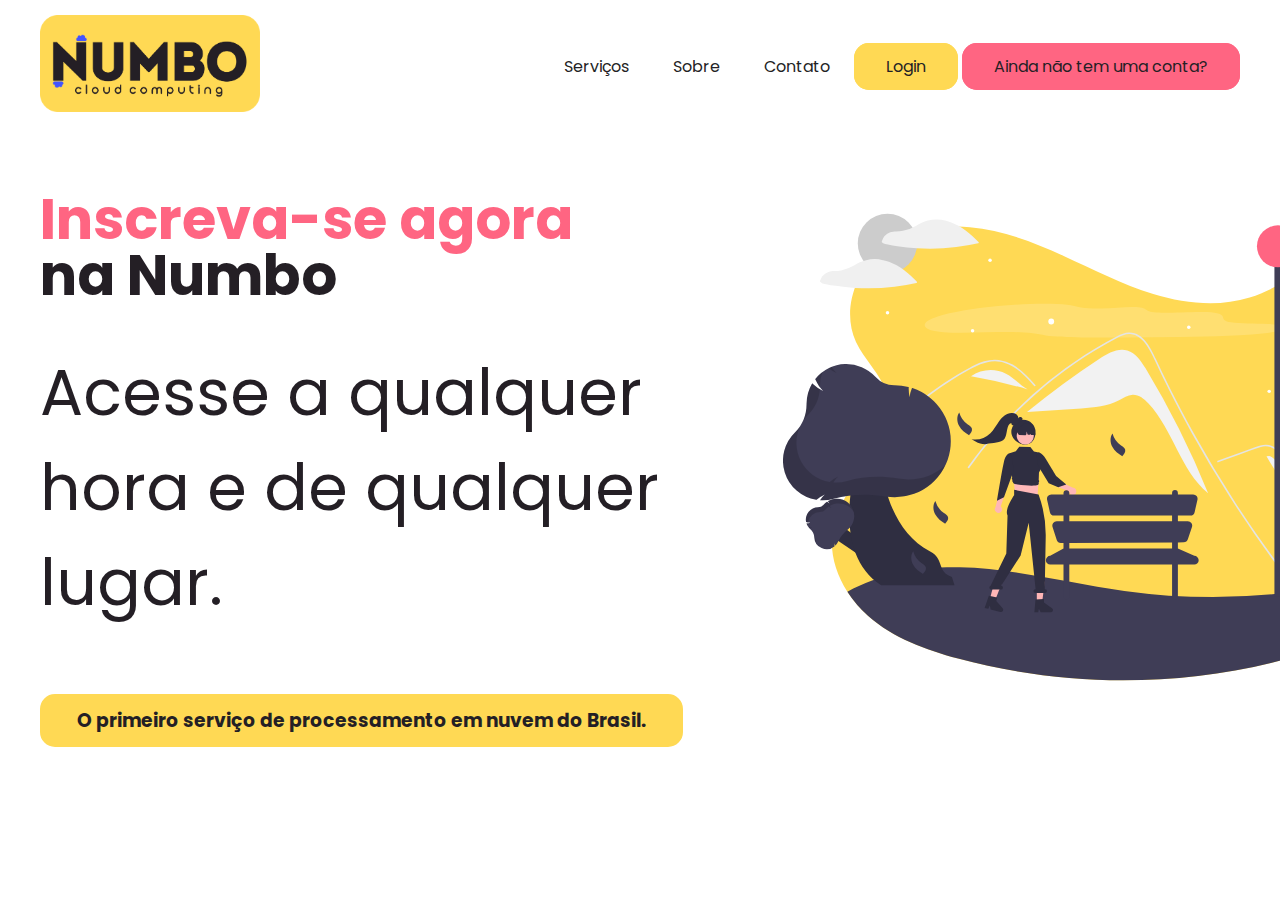
<file: index.html>
<!DOCTYPE html>
<html lang="pt-BR">
<head>
    <meta charset="UTF-8">
    <meta http-equiv="X-UA-Compatible" content="IE=edge">
    <meta name="viewport" content="width=device-width, initial-scale=1.0">
    <link href="style.css" rel="stylesheet">
    <link href="nav.css" rel="stylesheet">
    <link href="media.css" rel="stylesheet">
    <title>HOME | NUMBO</title>
    <style>

    body{
        background-color: white;
    }
    h2{
        font-size: 56px;
        line-height: 10px;
        font-family: 'Poppins', Bold, sans-serif;
        color: #241f25;
    }

    p{
        color: #241f25;
    }

    h3{
        color: #241f25;
    }
    .banner{
        width: 120%;
        height: 120%;
        margin-top: -80px;
        margin-left: 100px;
    }
    .quad{
        border: 2px solid #ffd954;
        padding: 10px;
        border-radius: 15px;
        background-color: #ffd954;
        color: #241f25;
        text-align: center;
    }
    .ver{
        color: #ff6582;
    }

    </style>
</head>
<body">
    <header>
        <div id="title">
            <img src="numbopreta.png" width="220px">
        </div>

        <ul>
            <a id="nav" href="service.html"><li>Serviços</li></a>
            <a id="nav" href="sobre.html"><li>Sobre</li></a>
            <a id="nav" href="ctt.html"><li>Contato</li></a>
            <a href="login.html" id="login-btn"><li>Login</li></a>
            <a href="formulario.php" id="cad-btn"><li>Ainda não tem uma conta?</li></a>
        </ul>
    </header>
    <main>
        <aside>
            <h2 class="ver">Inscreva-se agora</h2>
            <h2>na Numbo</h2>
            <p>
                Acesse a qualquer hora e de qualquer lugar.          
            </p>
            <h3 class="quad">O primeiro serviço de processamento em nuvem do Brasil.</h3>
            </aside>
        <article>
            <img class="banner"src="imagem15.svg">
        </article>
    </main>
</body>
</html>
</file>
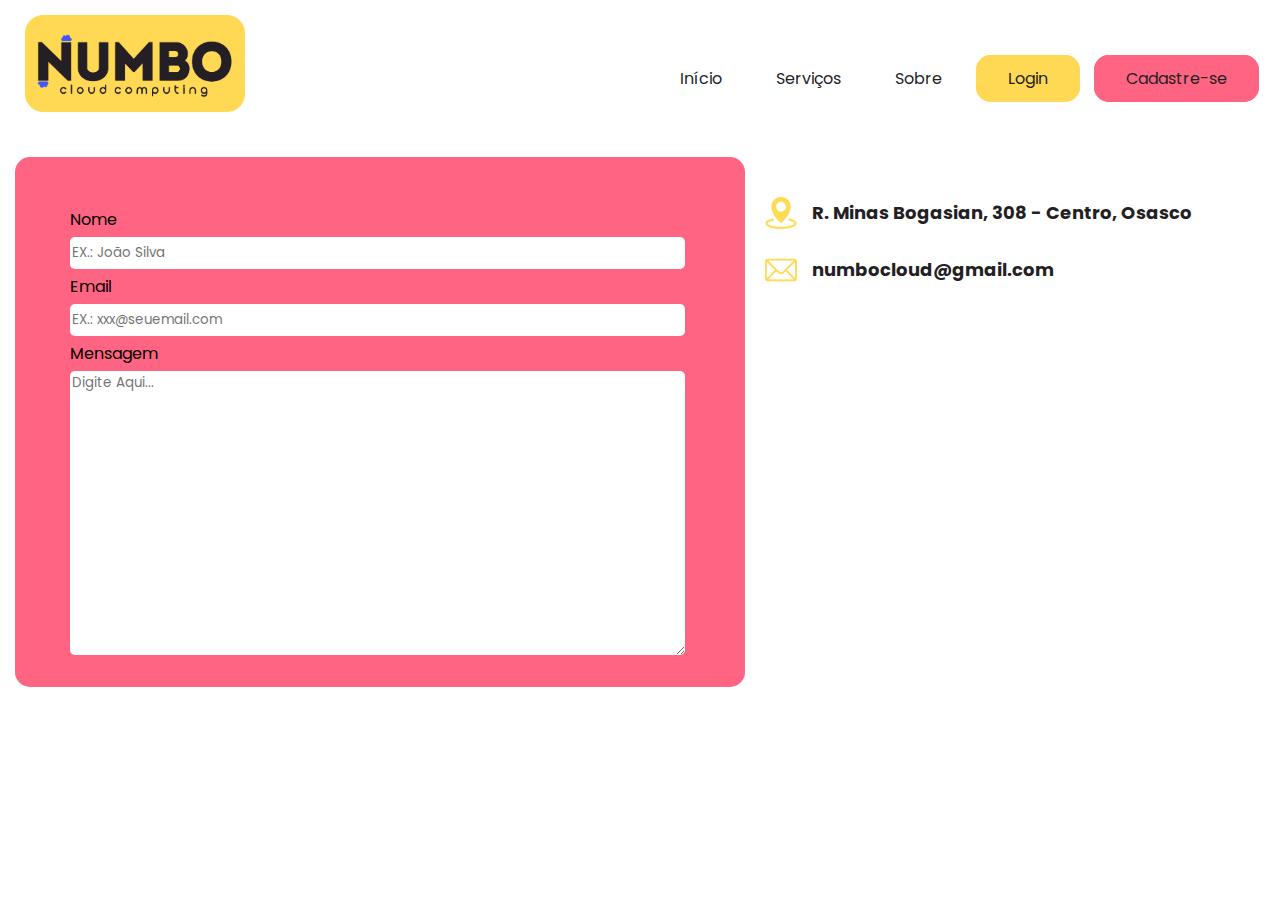
<file: ctt.html>
<!DOCTYPE html>
<html lang="pt-br">
<head>
    <meta charset="UTF-8">
    <meta http-equiv="X-UA-Compatible" content="IE=edge">
    <meta name="viewport" content="width=device-width, initial-scale=1.0">
    <link rel="stylesheet" href="ctt.css">
    <link rel="stylesheet" href="nav.css">
    <title>Contato | NUMBO</title>
</head><style>
header{
    width: 100%;
}
ul{
    margin-left: 600px;
    margin-top: -80px;
}
</style>
<body>
    <header>
        <div id="title">
            <img src="numbopreta.png" width="220px">
        </div>
    
        <ul>
            <a id="nav" href="index.html"><li>Início</li></a>
            <a id="nav" href="service.html"><li>Serviços</li></a>
            <a id="nav" href="sobre.html"><li>Sobre</li></a>
            <a href="login.html" id="login-btn"><li>Login</li></a>
            <a href="formulario.php" id="cad-btn"><li>Cadastre-se</li></a>
        </ul>
    </header><br><br>


    <div class="inputs">
        <label for="nome">Nome</label><br>
        <input type="text" id="nome" placeholder="EX.: João Silva"><br>
        <label for="titulo">Email</label><br>
        <input type="text" id="titulo" placeholder="EX.: xxx@seuemail.com"><br>
        <label for="mnsg">Mensagem</label><br>
        <textarea cols="30" rows="5" placeholder="Digite Aqui..." id="mnsg"></textarea>
    </div>
    <div class="end">
        <img src="location.png"><h2>R. Minas Bogasian, 308 - Centro, Osasco</h2><br>
        <img src="mail.png"><h2>numbocloud@gmail.com</h2><br>
        <iframe src="https://www.google.com/maps/embed?pb=!4v1663163846720!6m8!1m7!1sQVGzbUKguliJNoGE_rn3eg!2m2!1d-23.53394112986384!2d-46.77843995991481!3f17.439167!4f0!5f0.7820865974627469" width="400" height="300" style="border:0;" allowfullscreen="" loading="lazy" referrerpolicy="no-referrer-when-downgrade"></iframe>
    </div>
</body>
</html>
</file>
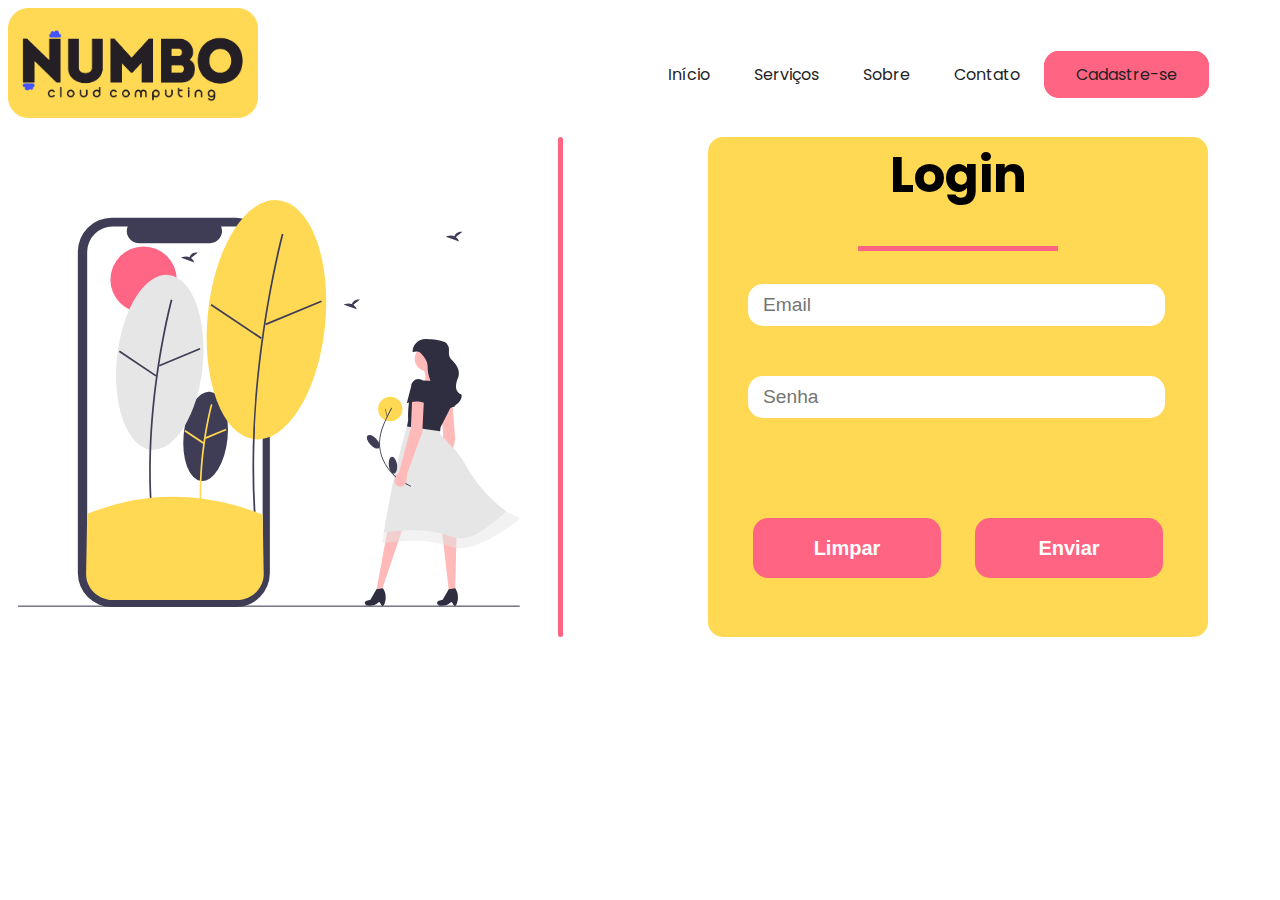
<file: login.html>
<!DOCTYPE html>
<html lang="en">
<head>
    <meta charset="UTF-8">
    <meta http-equiv="X-UA-Compatible" content="IE=edge">
    <meta name="viewport" content="width=device-width, initial-scale=1.0">
    <link href="nav.css" rel="stylesheet">
    <link href="media.css" rel="stylesheet">
    <link rel="stylesheet" href="login.css">
    <title>Login | NUMBO</title>
    <style>
        header{
    width: 100%;
}
ul{
    margin-left: 600px;
    margin-top: -80px;
}

    </style>
    
</head>
<body><header>
    <div id="title">
        <img src="numbopreta.png" width="250px" >
    </div>

    <ul>
        <a id="nav" href="index.html"><li>Início</li></a>
        <a id="nav" href="service.html"><li>Serviços</li></a>
        <a id="nav" href="sobre.html"><li>Sobre</li></a>
        <a id="nav" href="ctt.html"><li>Contato</li></a>
        <a href="formulario.php" id="cad-btn"><li>Cadastre-se</li></a>
    </ul>
</header>
<div class="content">
    <div id="form">
        <h1>Login</h1><hr id="ttl"><br>
        
        <form action="testLogin.php" method="POST">
            
               <input id="box1" type="text" name="email" placeholder="Email">
               <br><br>
               <input id="box2" type="password" name="senha" placeholder="Senha">
               <br><br>
               <div class="btns">
                    <input id="limpar" type="reset" name="reset" value="Limpar">
                    <input id="submit" type="submit" name="submit" value="Enviar">
               </div>
            
        </form>
        
            
    </div><hr id="meio">
    <div class="fundo">
            <img src= "imagem18.svg" width="40%" height="40%">
        </div>
    
</div>
</body>
</file>
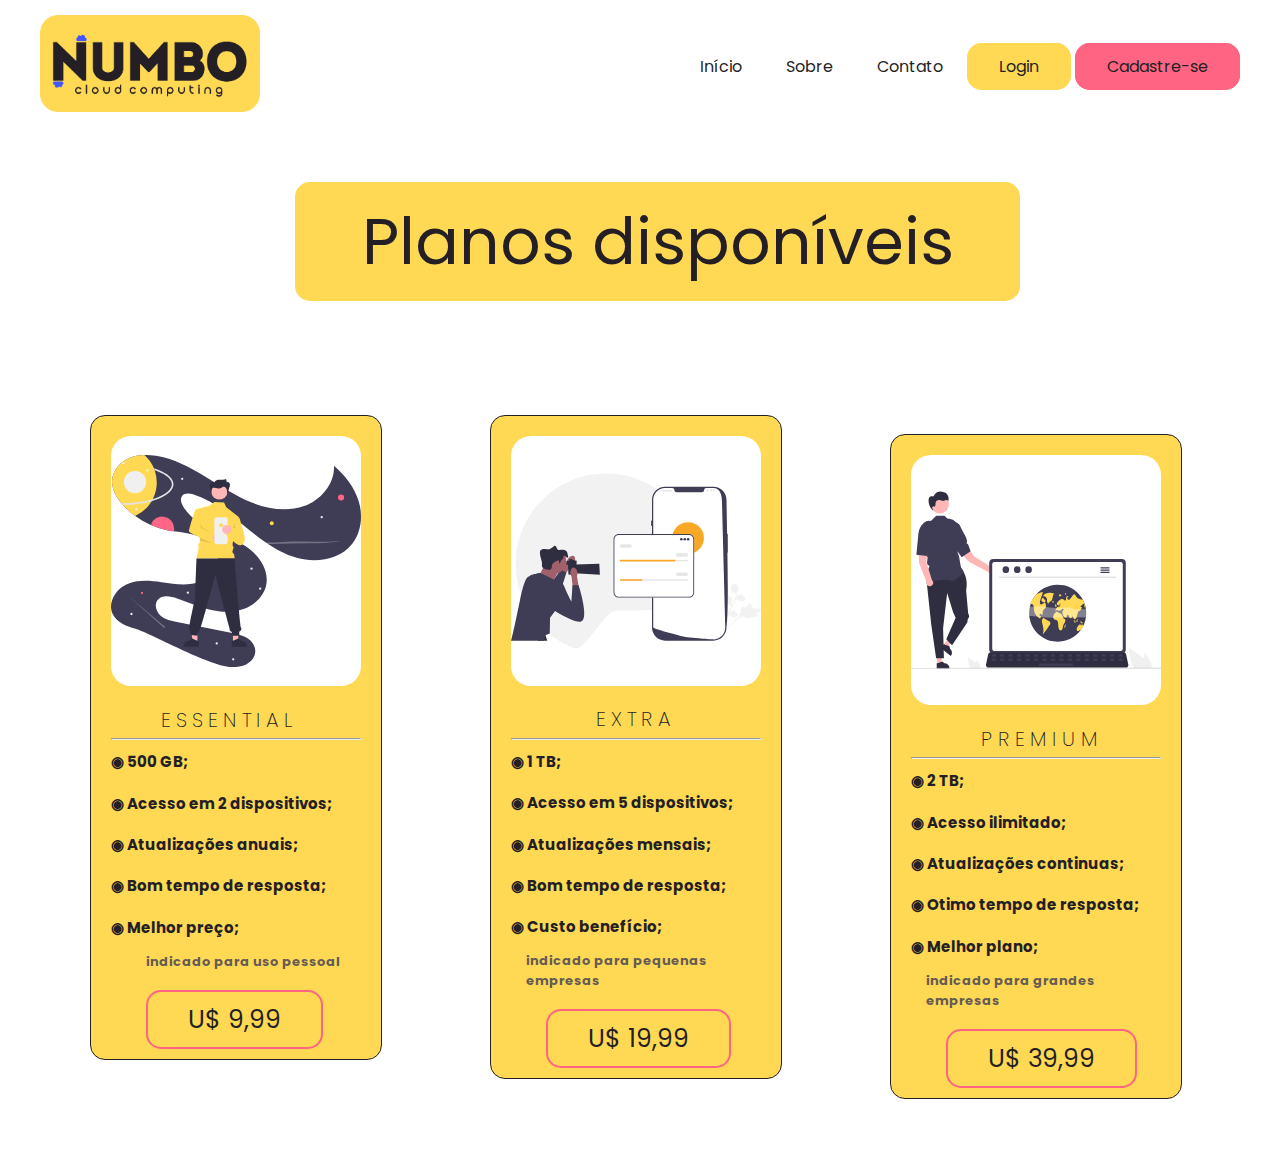
<file: service.html>
<!DOCTYPE html>
<html lang="pt-BR">
<head>
    <meta charset="UTF-8">
    <meta http-equiv="X-UA-Compatible" content="IE=edge">
    <meta name="viewport" content="width=device-width, initial-scale=1.0">
    <link href="style.css" rel="stylesheet">
    <link href="nav.css" rel="stylesheet">
    <title>Planos | NUMBO</title>
    <style>
        body{
            overflow: auto;
            background-image: url ("img/background.jpg");
        }
        .ttl{
            margin-left: 255px;
            margin-top: 20px;
        }
        h2{
            margin-top: -10px;
            color: #241f25;
        }
        p{
            color: #241f25;
        }

        h3{
            color: #241f25;
        }
        #es{
            letter-spacing: 5px;
            margin-left: 50px;
            margin-right: 50px;
        }
        #ex{
            letter-spacing: 5px;
            margin-left: 85px;
            margin-right: 90px;
        }
        #pr{
            letter-spacing: 5px;
            margin-left: 70px;
            margin-right: 70px;
        }
        .plano{
            font-size: 10px;
            width: 250px;
            border: 1px solid #241f25;
            border-radius: 15px;
            padding: 20px;
        }
        #pln1{
            margin-left: 50px;
            background-color: #ffd954;
            color: #241f25;
        }
        #pln2{
            margin-left: 450px;
            margin-top: -645px;
            background-color: #ffd954;
            color: #241f25;
        }
        #pln3{
            margin-left: 850px;
            margin-top: -645px;
            background-color: #ffd954;
            color: #241f25;
        }
        hr{
            margin-top: -10px;
            margin-bottom: 20px;
        }
        img{
            border-top-left-radius: 15px;
            border-top-right-radius: 15px;
        }
        #compre{
            text-decoration: none;
            font-size: 25px;            
            margin-left: 35px;
            margin-top: -55px;
            margin-bottom: auto;
            border: 2px solid #ff6582;
            padding-top: 10px;
            padding-bottom: 10px;
            padding-left: 40px;
            padding-right: 40px;
            border-radius: 15px;
            color: #241f25;
        }
        #compre:hover{
            background-color: #ff6582;
            color: #241f25;
        }
        #in-es{
            font-family: 'Poppins';
            font-size: small;
            margin-left: 35px;
            color: rgba(92, 84, 84, 0.938);
        }
        #in-ex, #in-pr{
            font-family: 'Poppins';
            font-size: small;
            margin-left: 15px;
            color: rgba(92, 84, 84, 0.938);
        }
        .ver{
            color: #ff6582;
    }   
        #login-btn{
            background-color: #ffd954;
            color: #241f25;
    }
         #cad-btn{
            background-color: #ff6582;
            color: #241f25;
            border: 2px solid #ff6582;
    }

        .quad{
            border: 2px solid #ffd954;
            padding: 10px;
            border-radius: 15px;
            background-color: #ffd954;
            color: #241f25;
            text-align: center;
            margin-right: 220px;
        }
    </style>
</head>
<header>
    <div id="title">
        <img src="numbopreta.png" width="220px">
    </div>

    <ul>
        <a id="nav" href="index.html"><li>Início</li></a>
        <a id="nav" href="sobre.html"><li>Sobre</li></a>
        <a id="nav" href="ctt.html"><li>Contato</li></a>
        <a href="login.html" id="login-btn"><li>Login</li></a>
        <a href="formulario.php" id="cad-btn"><li>Cadastre-se</li></a>
    </ul>
</header>
<body>
    <div class="ttl">
        <p class="quad">Planos disponíveis</p><br><br>
    </div>
    <div class="plano" id="pln1">
        <img src="imagem16.svg" width="250px" height="250px" style="background-color: white; border-radius: 20px;"><br>
        <h1 id="es">ESSENTIAL</h1><hr>
        <h2>
            ◉ 500 GB;</h2><br>
            <h2>
            ◉ Acesso em 2 dispositivos;</h2><br>
            <h2>
            ◉ Atualizações anuais;</h2><br>
            <h2>
            ◉ Bom tempo de resposta;</h2><br>
            <h2>
            ◉ Melhor preço;</h2>
            <h3 id="in-es">indicado para uso pessoal</h3><br>
            <a id="compre" href="https://www.google.com/imgres?imgurl=https%3A%2F%2Fimageproxy.ifunny.co%2Fcrop%3Ax-20%2Cresize%3A640x%2Cquality%3A90x75%2Fimages%2F9325e6da0c20b724b51f19c0b42d9518bb1aca7159a3577dcfd19de4ce0b3834_1.jpg&imgrefurl=https%3A%2F%2Fbr.ifunny.co%2Fpicture%2Finvasao-da-tropa-do-rato-ta-em-JKo0PEPv7&tbnid=7dMXwToODEjNVM&vet=12ahUKEwjIg_325sH4AhVEOLkGHfrLAkYQMygqegUIARCdAQ..i&docid=QLzmfVCYcyyEdM&w=640&h=539&q=logo%20tropa%20do%20rato&client=opera-gx&ved=2ahUKEwjIg_325sH4AhVEOLkGHfrLAkYQMygqegUIARCdAQ">U$ 9,99</a><br>
            
        </div>
    <div class="plano" id="pln2">
        <img src="imagem10.svg" width="250px" height="250px" style="background-color: white; border-radius: 20px;"><br>
        <h1 id="ex">EXTRA</h1><hr>
        <h2>
            ◉ 1 TB;</h2><br>
            <h2>
            ◉ Acesso em 5 dispositivos;</h2><br>
            <h2>
            ◉ Atualizações mensais;</h2><br>
            <h2>
            ◉ Bom tempo de resposta;</h2><br>
            <h2>
            ◉ Custo benefício;</h2>
            <h3 id="in-ex">indicado para pequenas empresas</h3><br>
            <a id="compre" href="https://www.google.com/imgres?imgurl=https%3A%2F%2Fimageproxy.ifunny.co%2Fcrop%3Ax-20%2Cresize%3A640x%2Cquality%3A90x75%2Fimages%2F9325e6da0c20b724b51f19c0b42d9518bb1aca7159a3577dcfd19de4ce0b3834_1.jpg&imgrefurl=https%3A%2F%2Fbr.ifunny.co%2Fpicture%2Finvasao-da-tropa-do-rato-ta-em-JKo0PEPv7&tbnid=7dMXwToODEjNVM&vet=12ahUKEwjIg_325sH4AhVEOLkGHfrLAkYQMygqegUIARCdAQ..i&docid=QLzmfVCYcyyEdM&w=640&h=539&q=logo%20tropa%20do%20rato&client=opera-gx&ved=2ahUKEwjIg_325sH4AhVEOLkGHfrLAkYQMygqegUIARCdAQ">U$ 19,99</a><br>
    </div>
    <div class="plano" id="pln3">
        <img src="imagem12.svg" width="250px" height="250px" style="background-color: white; border-radius: 20px;"><br>
        <h1 id="pr">PREMIUM</h1><hr><h2>
            ◉ 2 TB;</h2><br>
            <h2>
            ◉ Acesso ilimitado;</h2><br>
            <h2>
            ◉ Atualizações continuas;</h2><br>
            <h2>
            ◉ Otimo tempo de resposta;</h2><br>
            <h2>
            ◉ Melhor plano;</h2>
            <h3 id="in-pr">indicado para grandes empresas</h3><br>
            <a id="compre" href="https://www.google.com/imgres?imgurl=https%3A%2F%2Fimageproxy.ifunny.co%2Fcrop%3Ax-20%2Cresize%3A640x%2Cquality%3A90x75%2Fimages%2F9325e6da0c20b724b51f19c0b42d9518bb1aca7159a3577dcfd19de4ce0b3834_1.jpg&imgrefurl=https%3A%2F%2Fbr.ifunny.co%2Fpicture%2Finvasao-da-tropa-do-rato-ta-em-JKo0PEPv7&tbnid=7dMXwToODEjNVM&vet=12ahUKEwjIg_325sH4AhVEOLkGHfrLAkYQMygqegUIARCdAQ..i&docid=QLzmfVCYcyyEdM&w=640&h=539&q=logo%20tropa%20do%20rato&client=opera-gx&ved=2ahUKEwjIg_325sH4AhVEOLkGHfrLAkYQMygqegUIARCdAQ">U$ 39,99</a><br>
        
    </div><br><br>
    


    
    

 
    
</body>
</html>
</file>
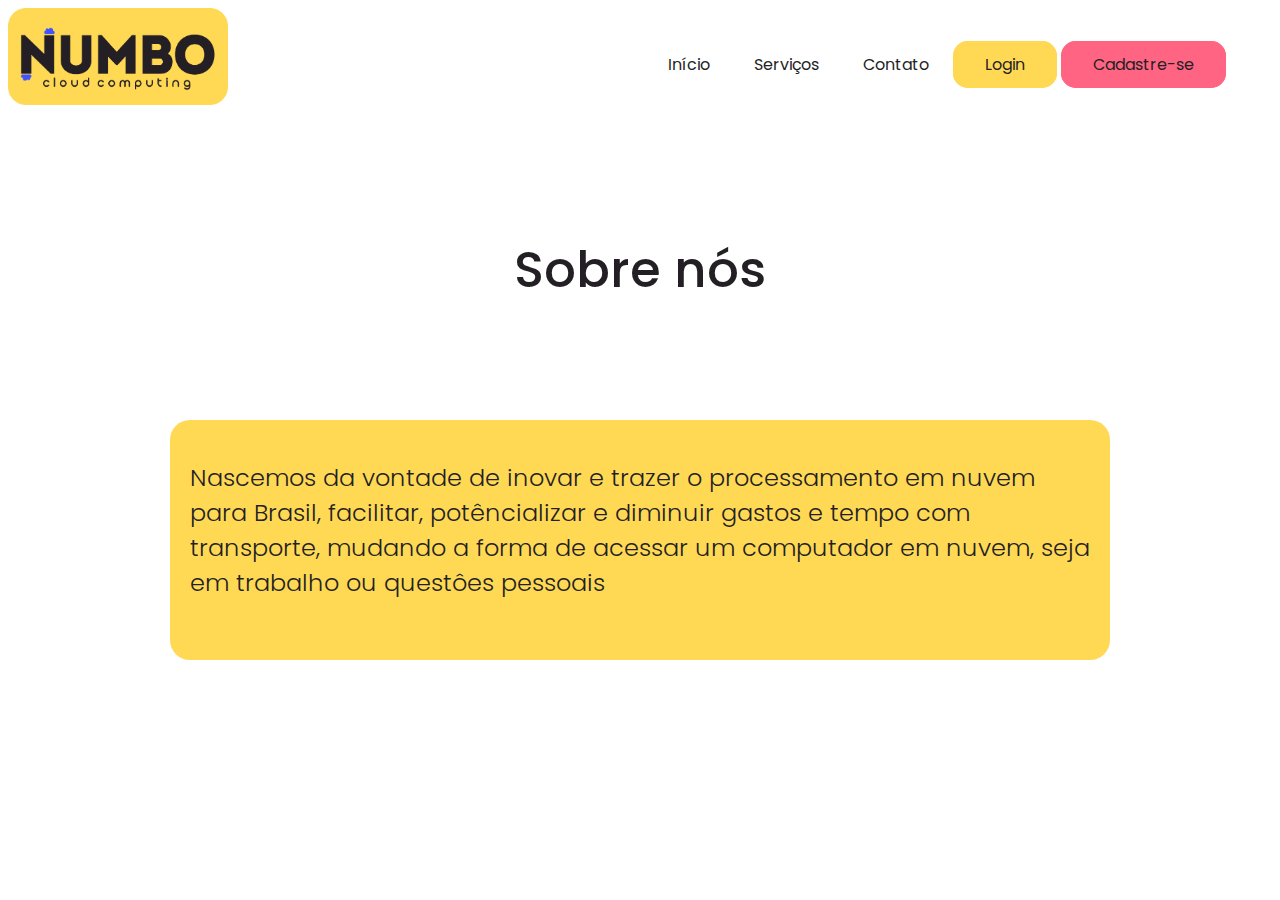
<file: sobre.html>
<!DOCTYPE html>
<html lang="pt-BR">
<head>
    <meta charset="UTF-8">
    <meta http-equiv="X-UA-Compatible" content="IE=edge">
    <meta name="viewport" content="width=device-width, initial-scale=1.0">
    <link rel="stylesheet" href="sobre.css">
    <link href="nav.css" rel="stylesheet">
    <title>Sobre | NUMBO</title>
</head><style>
    header{
    width: 100%;
}
ul{
    margin-left: 600px;
    margin-top: -80px;
}

</style>
<header>
    <div id="title">
        <img src="numbopreta.png" width="220px">
    </div>

    <ul>
        <a id="nav" href="index.html"><li>Início</li></a>
        <a id="nav" href="service.html"><li>Serviços</li></a>
        <a id="nav" href="ctt.html"><li>Contato</li></a>
        <a href="login.html" id="login-btn"><li>Login</li></a>
        <a href="formulario.php" id="cad-btn"><li>Cadastre-se</li></a>
    </ul>
</header>
<body>
    <div id="ttl">
        <p>Sobre nós</p>
    </div><br><br><br><br><br><br><br><br>
    <div class="faixa">
        <h2>
            Nascemos da vontade de inovar e trazer o processamento em nuvem para Brasil, facilitar, potêncializar e diminuir gastos e tempo com transporte, mudando a forma de acessar um computador em nuvem, seja em trabalho ou questôes pessoais</h2>
        </h2>
    </div>
</body>
</html>
</file>
<file: style.css>
@import url('https://fonts.googleapis.com/css2?family=Poppins:wght@300;500&display=swap');


body{
    color: #241f25;
    font-family: 'Poppins';
    max-width: 1200px;
    margin: 0 auto;
    padding: 15px;
    overflow: hidden;
}

header{
    display: flex;
    flex-direction: row;
    justify-content: space-between;
    align-items: center;
}

h1{
    font-weight: 200;
}

main{
    display: flex;
    flex-direction: row;
    margin-top: 50px;
}

span{
    color: #241f25;
}

p{    
    font-size: 7.1vh;
    font-family: 'Poppins';
    color: #241f25;
}
</file>
<file: nav.css>
@import url('https://fonts.googleapis.com/css2?family=Poppins:wght@300;500&display=swap');


li{
    display: inline-block;
    margin: 20px;
}

#nav{
    color: #241f25;
    font-family: 'Poppins', 'Regular';
}

#login-btn{
    border: 2px solid #ffd954;
    padding: 10px;
    border-radius: 15px;
    color: #241f25;
    background-color: #ffd954;
}

#login-btn{
    background-color: #ffd954;
    color: #241f25;
    font-family: 'Poppins';
}
#cad-btn{
    border: 2px solid #ff6582;
    padding: 10px;
    border-radius: 15px;
    background-color: #ff6582;
    font-family: 'Poppins';
}

#cad-btn{
    background-color: #ff6582;
    color: #241f25;
    font-family: 'Poppins';
}
</file>
<file: media.css>
@media screen and (max-width: 1200px){
    body{
        overflow: auto;
    }
    h2{
        font-size: 50px;
    }
    input{
        width: 60%;
    }
    ul{
        text-align: center;
    }
    .banner{
        width: 80%;
        height: 80%;
    }
    
}
@media screen and (max-width: 900px){
    .banner{
        display: none;
    }
    input{
        align-self: center;
    }
    h2{
        align-content: center;
    }
    ul{
        font-size: 75%;
    }
    p{
        font-size: 40px;
        color: #241f25;
    }

}

@media screen and (max-width: 800px){

    header{
        flex-direction: column;
    }

    main{
        flex-direction: column;
    }

    h2, p{
        font-size: 35px;
        margin-left: 200px;
        margin-right: 200px;
        color: #241f25;
    }

    form{
        margin: 0 auto;
        width: 100%;
    }

    input{
        align-self: center;
    }

    .banner{
        display: none;
    }

    ul{
        text-align: center;
    }
    a{
        margin: 30px;
        font-size: 20px;
    }
    
}
@media screen and (max-width: 750px){
    h2, p{
        font-size: 35px;
        margin-left: 100px;
        margin-right: 100px;
        color: #241f25;
    }
    a{
        margin: 20px;
        font-size: 15px;
    }

}
</file>
<file: ctt.css>
@import url('https://fonts.googleapis.com/css2?family=Poppins:wght@300;500&display=swap');



*{
    margin: 5px;
}
body{
   background-color: #fff;
   overflow: hidden;
}
.inputs{
    width: 630px;
    height: 430px;
    background-color: #ff6582;
    border-radius: 15px;
    padding: 50px;
    font-family: 'Poppins';
    border: none;
}
.end{
    margin-left: 750px;
    margin-top: -500px;
    width: 480px;
    height: 600px;
    color: #241f25;
    font-family: 'Poppins';
    font-size: 12px;
}
.end h2{
    margin-left: 52px;
    margin-top: -40px;
}
#titulo, #nome{
    width: 97%;
    height: 30px;
    border: none;
    border-radius: 5px;
}
#mnsg{
    height: 280px;
    width: 97%;
    border: none;
    border-radius: 5px;
    padding: 5px -50px;
}
::placeholder{
    font-family: 'Poppins';
    margin: 10px;
}
::placeholder:hover{
    color: #fff;
}
</file>
<file: login.css>
@import url('https://fonts.googleapis.com/css2?family=Poppins:wght@300;500&display=swap');


#form{
    background-color: #ffd954;
    width: 500px;
    height: 500px;
    font-family: 'Poppins';
    margin-left: 700px;
    margin-top: 80px;
    border-radius: 15px;
   }
   body{
    background-color: white;
}
   h1{
    font-size: 50px;
    margin-top: 20px;
    text-align: center;
   }
   #box1{
    margin-left: 40px;
    margin-right: 70px;
    width: 80%;
    height: 40px;
    border: none;
    border-radius: 15px;
    font-size: larger;
    color: rgba(0, 0, 0, 0.158);
    padding-left: 15px;
   }
   #box2{
    margin-left: 40px;
    margin-right: 70px;
    margin-top: 25px;
    width: 80%;
    height: 40px;
    border: none;
    border-radius: 15px;
    font-size: larger;
    color: rgba(0, 0, 0, 0.158);
    padding-left: 15px;
   }
   #box1:hover, #box2:hover{
    color: rgb(165, 165, 165);
   }
   .btns{
    margin-top: 60px;
    margin-left: 30px;
   }
   #submit, #limpar{
    width: 40%;
    height: 60px;
    border-radius: 15px;
    border: none;
    background-color: #ff6582;
    margin: 15px;
    font-size: 20px;
    color: #fff;
    font-weight: bold;

   }

   #meio{
    margin-left: 550px;
    background-color: #ff6582;
    width: 5px;
    height: 500px;
    margin-top: -500px;
    border-radius: 45px;
    border: none;
   }
   #ttl{
    margin-left: 150px;
    width: 40%;
    height: 5px;
    border: none;
    background-color: #ff6582;
}
   .fundo{
    margin-top: -445px;
    margin-left: 10px;
   }
   .ver{
        color: #ff6582;
}   
    #login-btn{
        background-color: #ffd954;
        color: #241f25;
}
     #cad-btn{
        background-color: #ff6582;
        color: #241f25;
        border: 2px solid #ff6582;
}

    .quad{
        border: 2px solid #ffd954;
        padding: 10px;
        border-radius: 15px;
        background-color: #ffd954;
        color: #241f25;
        text-align: center;
        margin-right: 220px;
    }
  .content{
    margin-top: -50px;
  }
</file>
<file: sobre.css>
@import url('https://fonts.googleapis.com/css2?family=Poppins:wght@300;500&display=swap');


body{
    font-family: 'Poppins';
    background-color: #fff;
}
.faixa{
    position: absolute;
    top: 60%;
    left: 50%;
    transform: translate(-50%, -50%);
    padding: 20px;
    background-color: #ffd954;
    color: #241f25;
    border: none;
    display: flex;
    justify-content: center;
    border-radius: 20px;
    font-family: 'Poppins';
    width: 900px;
    height: 200px;
}
#ttl{
    position: absolute;
    top: 30%;
    left: 50%;
    transform: translate(-50%, -50%);
    color: #241f25;
    font-family: 'Poppins';
    font-weight: 500;
    font-size: 50px;
}
h2{
    font-family: 'Poppins';
    font-weight: 300;
}
</file>
